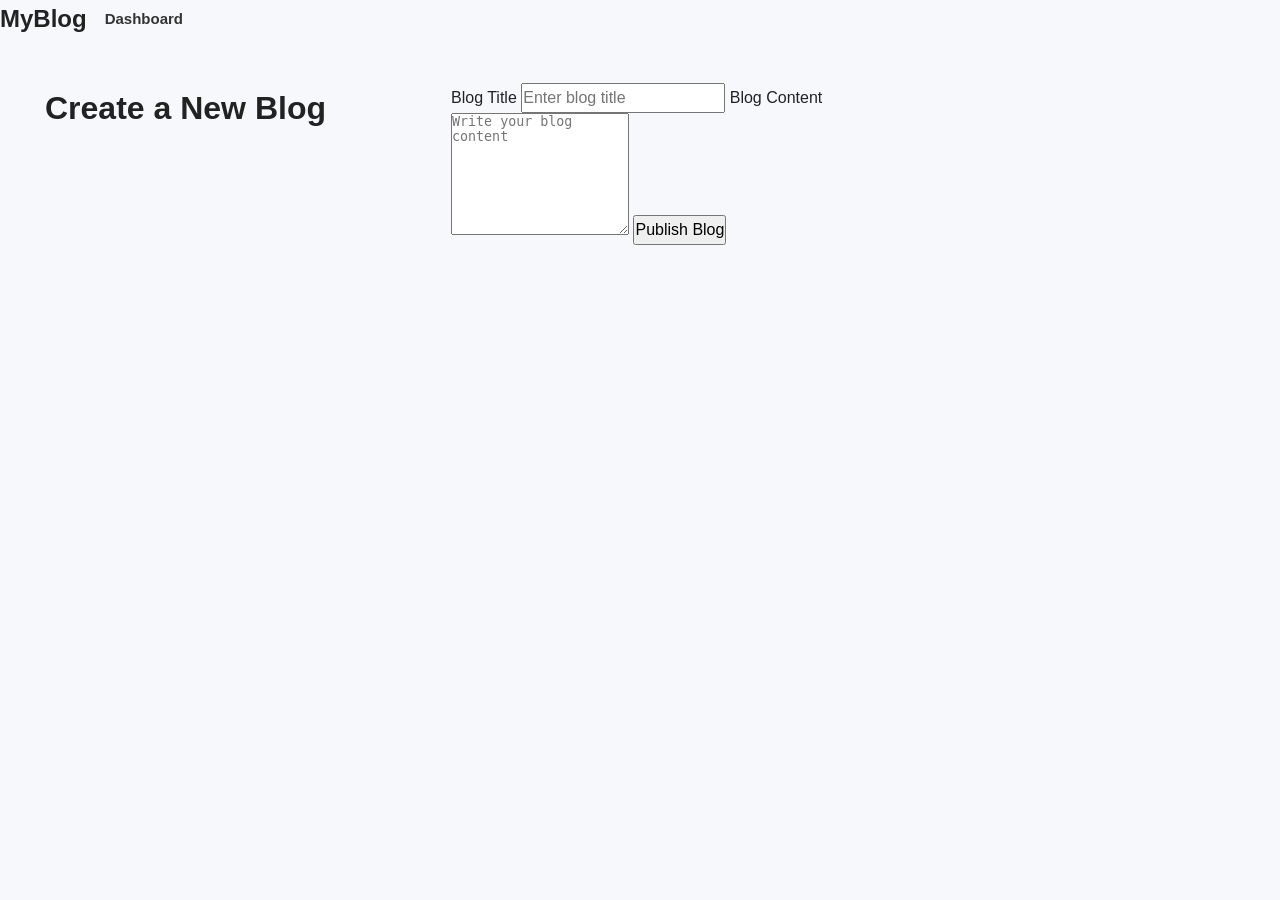
<file: create-blog.html>
<!DOCTYPE html>
<html lang="en">
<head>
    <meta charset="UTF-8">
    <meta name="viewport" content="width=device-width, initial-scale=1.0">
    <title>Create Blog</title>
    <link rel="stylesheet" href="style.css">
</head>
<body>

    <nav class="navbar">
        <h2>MyBlog</h2>
        <a href="dashboard.html" class="btn">Dashboard</a>
    </nav>

    <main class="container">
        <h1>Create a New Blog</h1>

        <form id="blog-form" class="blog-form">
            <label for="title">Blog Title</label>
            <input type="text" id="title"
                   placeholder="Enter blog title" required>

            <label for="content">Blog Content</label>
            <textarea id="content" rows="8"
                      placeholder="Write your blog content"
                      required></textarea>

            <button type="submit" class="btn">Publish Blog</button>
        </form>
    </main>

    <script src="blog.js"></script>
</body>
</html>
</file>
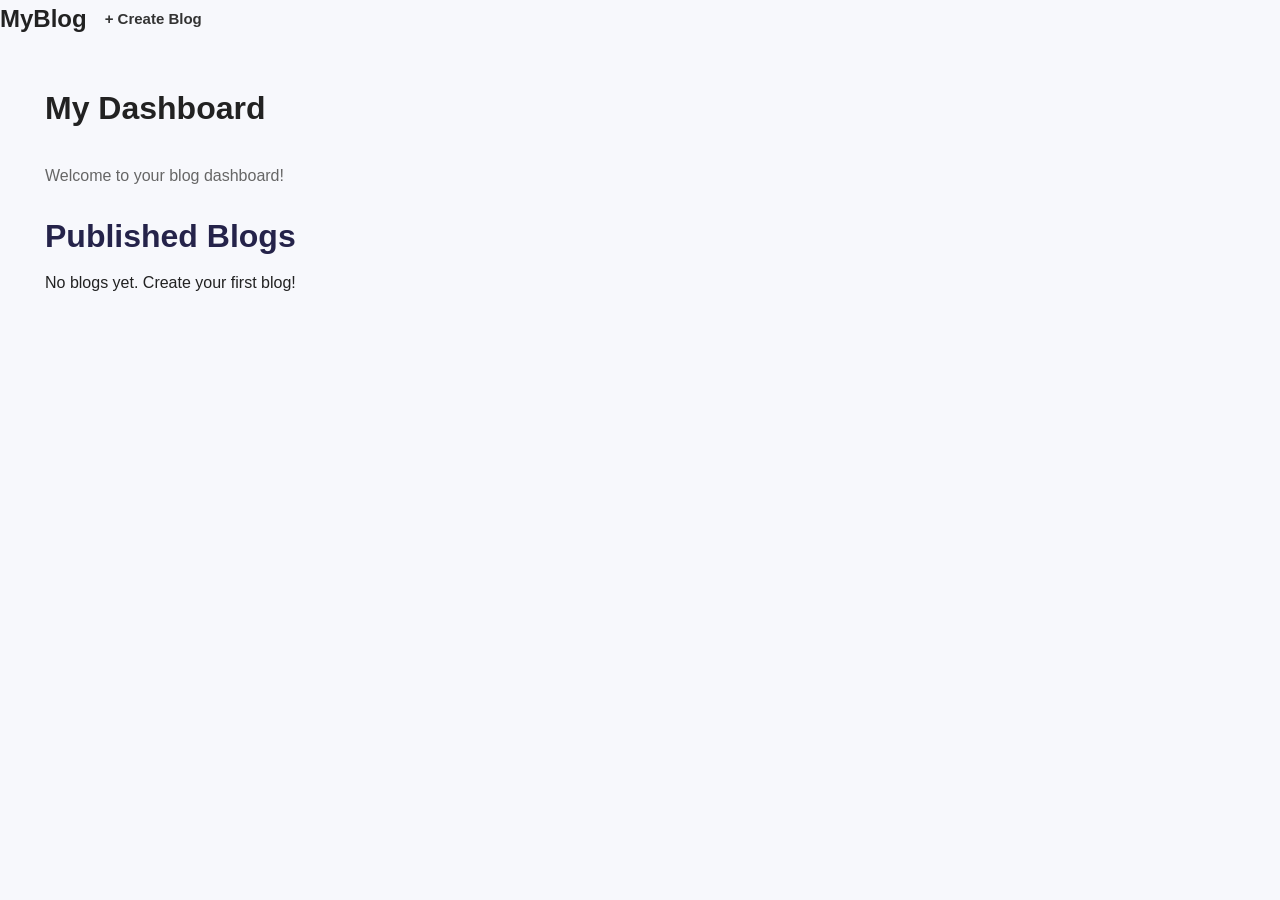
<file: dashboard.html>
<!DOCTYPE html>
<html lang="en">
<head>
    <meta charset="UTF-8">
    <meta name="viewport" content="width=device-width, initial-scale=1.0">
    <title>Blog Dashboard</title>
    <link rel="stylesheet" href="style.css">
</head>
<body>

    <nav class="navbar">
        <h2>MyBlog</h2>
        <a href="create-blog.html" class="btn">+ Create Blog</a>
    </nav>

    <main class="container">
        <h1>My Dashboard</h1>
        <p>Welcome to your blog dashboard!</p>

        <h2>Published Blogs</h2>
        <div id="blog-list" class="blog-grid"></div>
    </main>

    <script src="blog.js"></script>
</body>
</html>
</file>
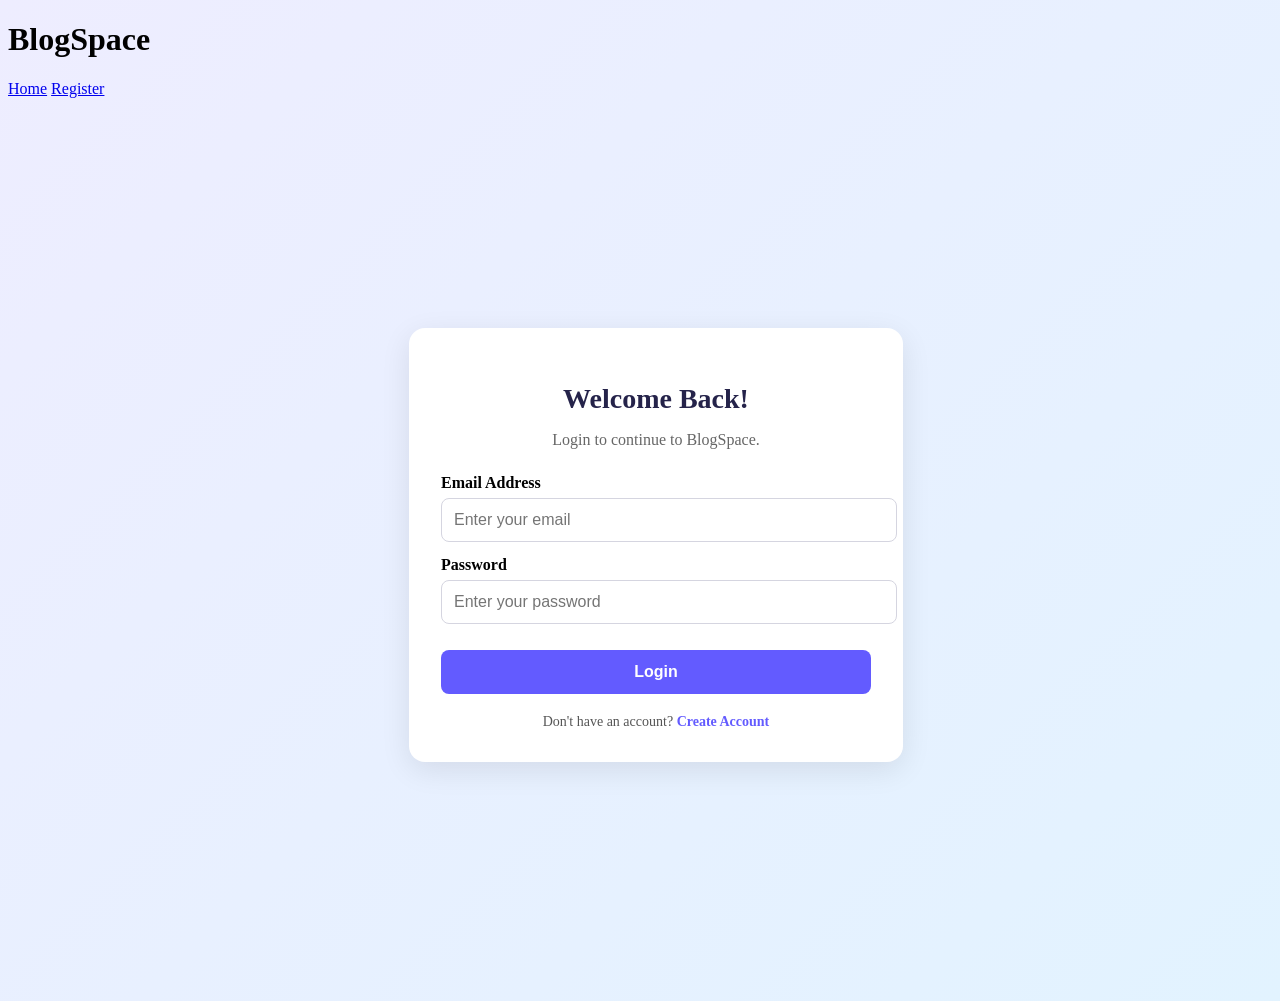
<file: login.html>
<!DOCTYPE html>
<html lang="en">
<head>
    <meta charset="UTF-8">
    <meta name="viewport" content="width=device-width, initial-scale=1.0">
    <title>Login - BlogSpace</title>
    <link rel="stylesheet" href="style2.css">
    <script src="auth.js" defer></script>
</head>
<body class="auth-page">

    <header>
        <h1>BlogSpace</h1>
        <nav>
            <a href="index.html">Home</a>
            <a href="register.html">Register</a>
        </nav>
    </header>

    <main class="auth-container">
        <form class="auth-card" id="loginForm" novalidate>
            <h2>Welcome Back!</h2>
            <p>Login to continue to BlogSpace.</p>

            <label for="loginEmail">Email Address</label>
            <input type="email" id="loginEmail"
                   placeholder="Enter your email" required>
            <small class="error" id="loginEmailError"></small>

            <label for="loginPassword">Password</label>
            <input type="password" id="loginPassword"
                   placeholder="Enter your password" required>
            <small class="error" id="loginPasswordError"></small>

            <button type="submit">Login</button>

            <p id="loginMessage" class="message" role="status"></p>

            <p class="auth-link">
                Don't have an account?
                <a href="register.html">Create Account</a>
            </p>
        </form>
    </main>

</body>
</html>
</file>
<file: style.css>
/* =================================
   1. RESET AND GLOBAL STYLES
================================= */

* {
    margin: 0;
    padding: 0;
    box-sizing: border-box;
}

html {
    scroll-behavior: smooth;
    scroll-padding-top: 20px;
}

body {
    font-family: Arial, Helvetica, sans-serif;
    background: #f7f8fc;
    color: #222;
    line-height: 1.6;
    width: 100%;
    min-height: 100vh;
    overflow-x: hidden;
}

img {
    max-width: 100%;
    display: block;
}

a {
    -webkit-tap-highlight-color: transparent;
}

button,
input {
    font: inherit;
}

/* =================================
   2. HEADER AND NAVIGATION
================================= */

header {
    width: 100%;
    padding: 16px 5%;
    background: #ffffff;
    display: flex;
    justify-content: space-between;
    align-items: center;
    flex-wrap: wrap;
    gap: 15px;
    box-shadow: 0 2px 12px rgba(0, 0, 0, 0.06);
}

header h1 {
    font-size: clamp(23px, 4vw, 30px);
    color: #635bff;
    line-height: 1.3;
}

nav {
    display: flex;
    flex-wrap: wrap;
    align-items: center;
    gap: 18px;
}

nav a {
    text-decoration: none;
    color: #333;
    font-size: 15px;
    font-weight: 600;
    transition: color 0.2s;
}

nav a:hover {
    color: #635bff;
}

/* =================================
   3. HORIZONTAL LINES
================================= */

body > hr,
main > hr {
    display: none;
}

/* =================================
   4. HOME / HERO SECTION
================================= */

#home {
    width: 100%;
    padding: 55px 20px;
    text-align: center;
    background: linear-gradient(135deg, #eeedff, #e2f3ff);
}

#home h2 {
    max-width: 800px;
    margin: 0 auto 14px;
    font-size: clamp(27px, 5vw, 44px);
    line-height: 1.25;
    color: #25234a;
}

#home p {
    max-width: 600px;
    margin: 0 auto 25px;
    color: #555;
    font-size: 16px;
}

/* =================================
   5. SEARCH BAR
================================= */

#home form {
    display: flex;
    align-items: stretch;
    gap: 10px;
    width: 100%;
    max-width: 480px;
    margin: 0 auto;
}

#home input[type="search"] {
    flex: 1;
    min-width: 0;
    padding: 13px 15px;
    border: 1px solid #d7d7e5;
    border-radius: 9px;
    background: #fff;
    outline: none;
    font-size: 16px;
}

#home input[type="search"]:focus {
    border-color: #635bff;
    box-shadow: 0 0 0 3px rgba(99, 91, 255, 0.12);
}

#home button {
    padding: 12px 18px;
    border: none;
    border-radius: 9px;
    background: #635bff;
    color: #fff;
    font-weight: 600;
    cursor: pointer;
}

#home button:hover {
    background: #4940db;
}

/* =================================
   6. BLOG SECTION
================================= */

main {
    width: 100%;
    max-width: 1250px;
    margin: 0 auto;
    padding: 35px 20px;
    display: grid;
    grid-template-columns: minmax(0, 1fr);
    gap: 22px;
}

main > h2 {
    grid-column: 1 / -1;
    font-size: clamp(25px, 4vw, 32px);
    color: #25234a;
    line-height: 1.3;
    margin-bottom: -16px;
}

main > p {
    grid-column: 1 / -1;
    color: #666;
    margin-bottom: 0;
}

/* =================================
   7. BLOG CARDS
================================= */

article {
    width: 100%;
    min-width: 0;
    background: #fff;
    border-radius: 14px;
    overflow: hidden;
    border: 1px solid #ededf4;
    box-shadow: 0 4px 15px rgba(0, 0, 0, 0.05);
    display: flex;
    flex-direction: column;
    transition: transform 0.25s, box-shadow 0.25s;
}

article:hover {
    transform: translateY(-4px);
    box-shadow: 0 9px 24px rgba(0, 0, 0, 0.09);
}

article img {
    width: 100%;
    height: 210px;
    object-fit: cover;
    background: #e9e9f2;
}

article h3 {
    padding: 18px 18px 8px;
    font-size: 20px;
    line-height: 1.4;
    color: #25234a;
    overflow-wrap: anywhere;
}

article p {
    padding: 0 18px 15px;
    font-size: 15px;
    color: #666;
    flex-grow: 1;
    overflow-wrap: anywhere;
}

article a {
    display: inline-block;
    align-self: flex-start;
    margin: 0 18px 20px;
    padding: 8px 0;
    color: #635bff;
    text-decoration: none;
    font-weight: 700;
}

article a:hover {
    text-decoration: underline;
}

/* =================================
   8. ABOUT SECTION
================================= */

#about {
    width: 100%;
    padding: 40px 20px;
    background: #eeedff;
    text-align: center;
}

#about h2 {
    color: #25234a;
    font-size: 28px;
    margin-bottom: 12px;
}

#about p {
    max-width: 650px;
    margin: 0 auto;
    color: #555;
}

/* =================================
   9. FOOTER
================================= */

footer {
    width: 100%;
    padding: 25px 15px;
    background: #25234a;
    color: #fff;
    text-align: center;
    font-size: 14px;
}

/* =================================
   10. TABLET RESPONSIVENESS
================================= */

@media screen and (min-width: 600px) {
    header {
        padding: 20px 5%;
    }

    main {
        grid-template-columns: repeat(2, minmax(0, 1fr));
        padding: 40px 25px;
        gap: 24px;
    }

    article img {
        height: 200px;
    }

    #home {
        padding: 65px 25px;
    }
}

/* =================================
   11. DESKTOP RESPONSIVENESS
================================= */

@media screen and (min-width: 950px) {
    header {
        padding: 20px 7%;
    }

    main {
        grid-template-columns: repeat(3, minmax(0, 1fr));
        padding: 45px 30px;
        gap: 28px;
    }

    article img {
        height: 220px;
    }
}

/* =================================
   12. SMALL MOBILE SCREENS
================================= */

@media screen and (max-width: 599px) {
    header {
        flex-direction: column;
        align-items: center;
        padding: 18px 12px;
        gap: 15px;
    }

    nav {
        width: 100%;
        justify-content: center;
        gap: 12px 18px;
    }

    nav a {
        font-size: 14px;
    }

    #home {
        padding: 42px 16px;
    }

    #home h2 {
        font-size: 29px;
    }

    #home p {
        font-size: 15px;
    }

    #home form {
        flex-direction: column;
        gap: 12px;
    }

    #home input[type="search"],
    #home button {
        width: 100%;
        min-height: 46px;
    }

    main {
        padding: 30px 16px;
        gap: 20px;
    }

    article {
        border-radius: 12px;
    }

    article img {
        height: 210px;
    }

    article h3 {
        font-size: 19px;
        padding: 16px 16px 8px;
    }

    article p {
        padding: 0 16px 12px;
        font-size: 14px;
    }

    article a {
        margin-left: 16px;
        margin-bottom: 16px;
    }

    #about {
        padding: 35px 18px;
    }

    #about h2 {
        font-size: 25px;
    }

    footer {
        padding: 22px 12px;
    }
}

/* =================================
   13. EXTRA SMALL MOBILE SCREENS
================================= */

@media screen and (max-width: 360px) {
    nav {
        gap: 10px;
    }

    nav a {
        font-size: 13px;
    }

    #home h2 {
        font-size: 25px;
    }

    main {
        padding: 25px 12px;
    }

    article img {
        height: 175px;
    }

    article h3 {
        font-size: 18px;
    }
}

/* Respect reduced motion preferences */
@media (prefers-reduced-motion: reduce) {
    *,
    *::before,
    *::after {
        scroll-behavior: auto !important;
        transition: none !important;
    }
}

/* Read More Popup */
.modal {
    display: none;
    position: fixed;
    inset: 0;
    z-index: 1000;
    background: rgba(0, 0, 0, 0.65);
    justify-content: center;
    align-items: center;
    padding: 16px;
    overflow-y: auto;
}

.modal-content {
    position: relative;
    background: white;
    width: 100%;
    max-width: 600px;
    max-height: 90vh;
    overflow-y: auto;
    padding: 25px;
    border-radius: 16px;
    animation: popup 0.25s ease;
}

.modal-content h2 {
    color: #25234a;
    font-size: 25px;
    padding-right: 30px;
    margin-bottom: 18px;
}

.modal-content img {
    width: 100%;
    max-height: 300px;
    object-fit: cover;
    border-radius: 10px;
    margin-bottom: 18px;
}

.modal-content p {
    color: #555;
    font-size: 16px;
    line-height: 1.8;
}

.close-btn {
    position: absolute;
    top: 12px;
    right: 12px;
    width: 35px;
    height: 35px;
    border: none;
    border-radius: 50%;
    background: #eeedff;
    color: #635bff;
    font-size: 18px;
    cursor: pointer;
}

@keyframes popup {
    from {
        opacity: 0;
        transform: translateY(15px);
    }
    to {
        opacity: 1;
        transform: translateY(0);
    }
}

@media (max-width: 600px) {
    .modal-content {
        padding: 20px;
        border-radius: 12px;
    }

    .modal-content h2 {
        font-size: 21px;
    }

    .modal-content img {
        max-height: 220px;
    }
}
</file>
<file: style2.css>
/* Login and Register Pages */

.auth-page {
    min-height: 100vh;
    background: linear-gradient(135deg, #eeedff, #e2f3ff);
}

.auth-container {
    width: 100%;
    min-height: calc(100vh - 75px);
    display: flex;
    justify-content: center;
    align-items: center;
    padding: 35px 16px;
}

.auth-card {
    width: 100%;
    max-width: 430px;
    padding: 32px;
    background: white;
    border-radius: 16px;
    box-shadow: 0 8px 30px rgba(0, 0, 0, 0.09);
}

.auth-card h2 {
    text-align: center;
    color: #25234a;
    font-size: 28px;
    margin-bottom: 8px;
}

.auth-card > p:first-of-type {
    text-align: center;
    color: #666;
    margin-bottom: 25px;
}

.auth-card label {
    display: block;
    font-weight: 600;
    margin: 14px 0 6px;
}

.auth-card input {
    display: block;
    width: 100%;
    min-width: 0;
    padding: 12px;
    border: 1px solid #d5d5e0;
    border-radius: 8px;
    font-size: 16px;
    outline: none;
}

.auth-card input:focus {
    border-color: #635bff;
    box-shadow: 0 0 0 3px rgba(99, 91, 255, 0.12);
}

.auth-card button {
    width: 100%;
    padding: 13px;
    margin-top: 22px;
    border: none;
    border-radius: 8px;
    background: #635bff;
    color: white;
    font-size: 16px;
    font-weight: bold;
    cursor: pointer;
}

.auth-card button:hover {
    background: #4940db;
}

.error {
    display: block;
    color: #d93025;
    font-size: 13px;
    margin-top: 4px;
}

.message {
    margin-top: 14px;
    text-align: center;
    font-size: 14px;
    overflow-wrap: anywhere;
}

.auth-card .auth-link {
    margin: 20px 0 0;
    text-align: center;
    font-size: 14px;
    color: #555;
}

.auth-link a {
    color: #635bff;
    text-decoration: none;
    font-weight: bold;
}

.auth-link a:hover {
    text-decoration: underline;
}

@media (max-width: 480px) {
    .auth-container {
        padding: 22px 14px;
        align-items: flex-start;
    }

    .auth-card {
        padding: 24px 18px;
        border-radius: 12px;
    }

    .auth-card h2 {
        font-size: 25px;
    }
}
</file>
